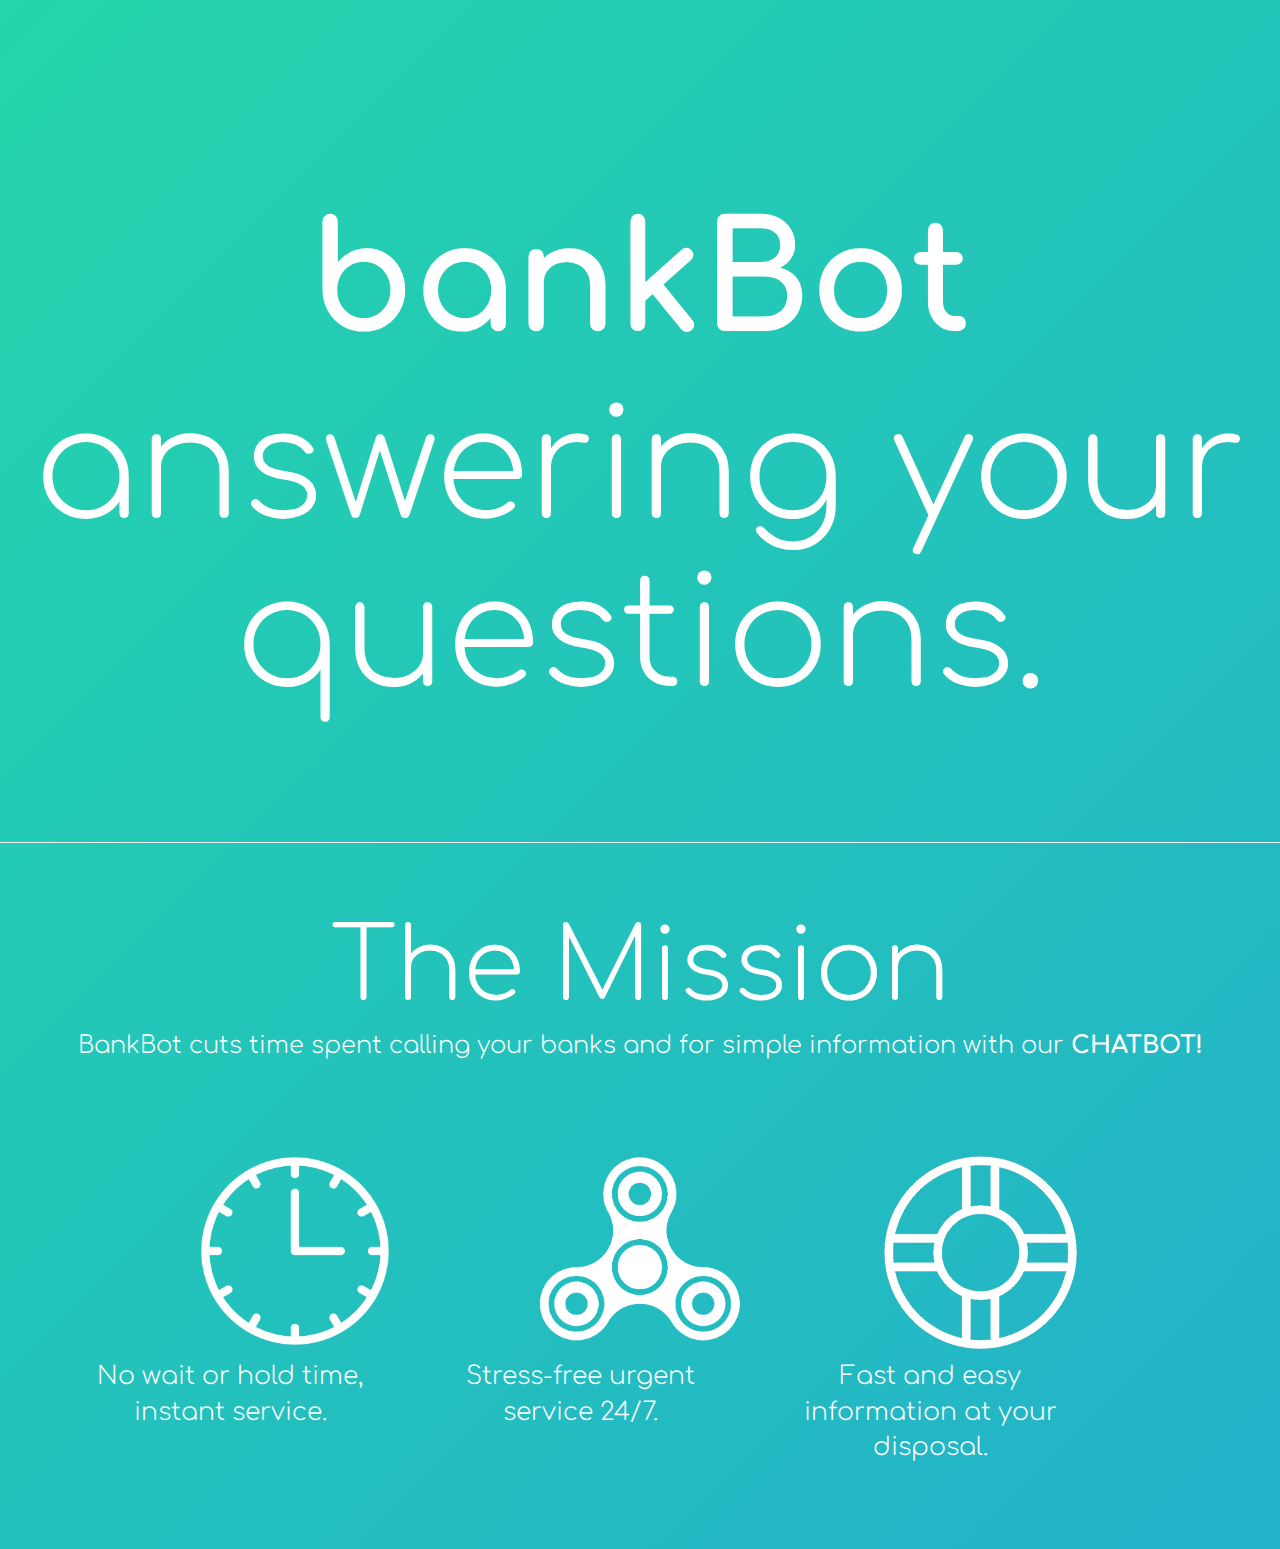
<file: FinanceBot/index.html>
<!DOCTYPE html>
<html>
<head>
    <link rel="stylesheet" href="https://maxcdn.bootstrapcdn.com/bootstrap/4.0.0-beta/css/bootstrap.min.css" integrity="sha384-/Y6pD6FV/Vv2HJnA6t+vslU6fwYXjCFtcEpHbNJ0lyAFsXTsjBbfaDjzALeQsN6M" crossorigin="anonymous">
  <meta charset="UTF-8">
  <meta name="viewport" content="width=device-width, initial-scale=1.0">
  <link rel="stylesheet" href="https://maxcdn.bootstrapcdn.com/bootstrap/3.3.7/css/bootstrap.min.css">
  <script src="https://ajax.googleapis.com/ajax/libs/jquery/3.2.1/jquery.min.js"></script>
  <script src="https://maxcdn.bootstrapcdn.com/bootstrap/3.3.7/js/bootstrap.min.js"></script>
  <title>FinanceBot</title>
  <link href="https://fonts.googleapis.com/css?family=Comfortaa:300,400" rel="stylesheet">
  <link href="https://fonts.googleapis.com/css?family=Comfortaa" rel="stylesheet">
  <script  src="js/index.js"></script>

      <link rel="stylesheet" href="css/style.css">


</head>

<body>
  <link href="https://fonts.googleapis.com/css?family=Comfortaa" rel="stylesheet">








  <h1 style="text-align:center"><b>  bankBot </b></h1>
<h2 style="text-align:center"> answering your questions. </h2>
<hr>


<link href="https://snatchbot.me/sdk/webchat.css" rel="stylesheet" type="text/css" style="width: 20%; height:20%"> <script src="https://snatchbot.me/sdk/webchat.min.js"></script> <script> Init('?botID=5014&appID=GbE9uekoYZJoUSEjN0ac', 600, 600, 'http://media.snatchbot.s3-website-us-east-1.amazonaws.com/media/image/1508019263BmoGlatxEi', 'bubble', '#00AFF0', 90, 90, 62.99999999999999, '', '0'); /* for authentication of its users, you can define your userID (add &userID={login}) */ </script>

<div class="block">

<h3> <center> The Mission </center>





<h4><center> BankBot cuts time spent calling your banks and for simple information with our <B>CHATBOT!</b>  </center> </h4>
<br>
<br style="30px">
<center>
<br></br>




<img src= "images/clock.png" style="height:200px;width:346px;">
<img src= "images/fidge.png" style="height:200px;width:346px;">
<img src= "images/life.png" style="height:200px;width:346px;">
<div>
        <style>
        .right {
            position: absolute;
            right: 200px;
            width: 300px;
            border: 0px solid #fff;
            padding: 10px;
        }
        </style>
        </head>
        <body>



        <div class="right">
<p>Fast and easy information at your disposal. </p>        </div>




        <style>
        .left {
            position: absolute;
            right: 900px;
            width: 300px;
            border: 0px solid #fff;
            padding: 10px;
        }
        </style>
        </head>
        <body>



        <div class="left">
<p>No wait or hold time, instant service.</p>
        </div>



    </div>
  </div>

</div>



<style>
.middle {
    position: absolute;
    right: 550px;
    width: 300px;
    border: 0px solid #fff;
    padding: 10px;

}
</style>
</head>
<body>



<div class="middle">
<center><p>Stress-free urgent service 24/7. </p>
</center></div>

</div>



<div class="div">
</div>







 </body>



 </div>



<div>




<body>



    <script src="https://code.jquery.com/jquery-3.2.1.slim.min.js" integrity="sha384-KJ3o2DKtIkvYIK3UENzmM7KCkRr/rE9/Qpg6aAZGJwFDMVNA/GpGFF93hXpG5KkN" crossorigin="anonymous"></script>
    <script src="https://cdnjs.cloudflare.com/ajax/libs/popper.js/1.11.0/umd/popper.min.js" integrity="sha384-b/U6ypiBEHpOf/4+1nzFpr53nxSS+GLCkfwBdFNTxtclqqenISfwAzpKaMNFNmj4" crossorigin="anonymous"></script>
    <script src="https://maxcdn.bootstrapcdn.com/bootstrap/4.0.0-beta/js/bootstrap.min.js" integrity="sha384-h0AbiXch4ZDo7tp9hKZ4TsHbi047NrKGLO3SEJAg45jXxnGIfYzk4Si90RDIqNm1" crossorigin="anonymous"></script>
</body>

</html>
</file>
<file: FinanceBot/css/style.css>
body {
	width: 100wh;
	height:100%;
	color: #fff;
	background: linear-gradient(-45deg, #EE7752, #E73C7E, #23A6D5, #23D5AB);
	background-size: 400% 400%;
	-webkit-animation: Gradient 15s ease infinite;
	-moz-animation: Gradient 15s ease infinite;
	animation: Gradient 15s ease infinite;
}


@-webkit-keyframes Gradient {
	0% {
		background-position: 0% 50%
	}
	50% {
		background-position: 100% 50%
	}
	100% {
		background-position: 0% 50%
	}
}

@-moz-keyframes Gradient {
	0% {
		background-position: 0% 50%
	}
	50% {
		background-position: 100% 50%
	}
	100% {
		background-position: 0% 50%
	}
}

@keyframes Gradient {
	0% {
		background-position: 0% 50%
	}
	50% {
		background-position: 100% 50%
	}
	100% {
		background-position: 0% 50%
	}
}







h1,
h6 {
	font-family: 'Comfortaa', cursive;
	font-size: 150px;
	font-weight: 300;
	top: 0;
	right: 0;
	left: 0;

}


h2 {
font-family: 'Comfortaa', cursive;
font-size: 17vh;
font-weight: 150;
padding-bottom: 100px;


}

h3 {
padding-top: 50px;
font-family: 'Comfortaa', cursive;
font-size: 100px;
font-weight: 150;

}



h4 {
padding-top: -10px;
font-family: 'Comfortaa', cursive;
font-size: 24px;
font-weight: 150;


}

p {
font-family: 'Comfortaa', cursive;
font-size: 25px;
font-weight: 150;
padding-bottom: 60px;
}


body{
  margin-bottom: 200px;
  margin-top: 200px;
}


}
</file>
